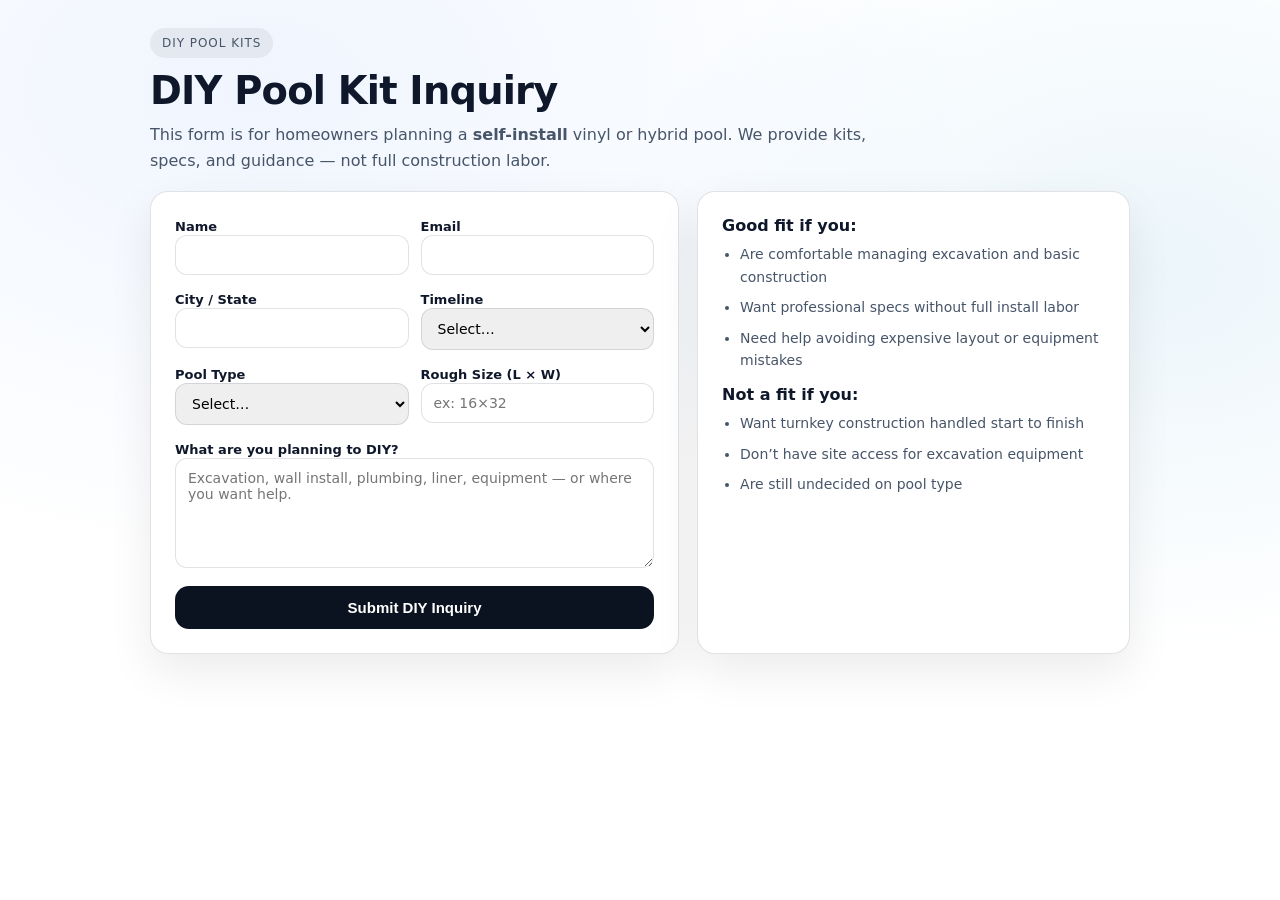
<file: diy.html>
<!doctype html>
<html lang="en">
<head>
  <meta charset="utf-8" />
  <meta name="viewport" content="width=device-width,initial-scale=1" />
  <title>DIY Pool Kit Inquiry — Urban Pools</title>

<link rel="icon" href="/favicon.ico" sizes="any">
<link rel="icon" type="image/png" sizes="32x32" href="/favicon-32x32.png">
<link rel="icon" type="image/png" sizes="16x16" href="/favicon-16x16.png">
<link rel="apple-touch-icon" href="/apple-touch-icon.png">
  <meta name="description" content="DIY vinyl pool kit inquiries for homeowners who want guidance without full install." />

  <style>
    :root{
      --bg:#ffffff;
      --ink:#0f172a;
      --muted:#475569;
      --border:rgba(15,23,42,.12);
      --card:#ffffff;
      --shadow:0 18px 45px rgba(2,6,23,.08);
      --btn:#0b1220;
      --btnInk:#ffffff;
      --pill:rgba(2,6,23,.06);
      --focus:#2563eb;
    }
    *{box-sizing:border-box}
    body{
      margin:0;
      font-family: system-ui, -apple-system, Segoe UI, Roboto, Arial, sans-serif;
      color:var(--ink);
      background:
        radial-gradient(1200px 800px at 20% 10%, rgba(59,130,246,.08), transparent 60%),
        radial-gradient(1000px 700px at 90% 30%, rgba(2,132,199,.08), transparent 55%),
        var(--bg);
      min-height:100vh;
      padding:28px;
    }
    header{
      max-width:980px;
      margin:0 auto 18px;
    }
    .badge{
      display:inline-block;
      padding:8px 12px;
      border-radius:999px;
      background:var(--pill);
      color:var(--muted);
      font-size:12px;
      letter-spacing:.08em;
      text-transform:uppercase;
    }
    h1{
      margin:12px 0 10px;
      font-size:clamp(28px,3vw,42px);
      letter-spacing:-.02em;
      line-height:1.1;
    }
    p{
      color:var(--muted);
      max-width:760px;
      line-height:1.6;
      margin:0 0 10px;
    }

    main{
      max-width:980px;
      margin:0 auto;
      display:grid;
      grid-template-columns: 1.1fr .9fr;
      gap:18px;
    }
    @media (max-width:900px){
      main{grid-template-columns:1fr}
    }

    .card{
      background:var(--card);
      border:1px solid var(--border);
      border-radius:18px;
      box-shadow:var(--shadow);
      padding:24px;
    }

    form{
      display:grid;
      gap:14px;
    }
    label{
      font-size:13px;
      font-weight:600;
    }
    input, select, textarea{
      width:100%;
      padding:11px 12px;
      border-radius:12px;
      border:1px solid var(--border);
      font-size:14px;
      font-family:inherit;
    }
    input:focus, select:focus, textarea:focus{
      outline:none;
      border-color:var(--focus);
      box-shadow:0 0 0 3px rgba(37,99,235,.12);
    }
    textarea{min-height:110px; resize:vertical}

    .row{
      display:grid;
      grid-template-columns:1fr 1fr;
      gap:12px;
    }
    @media (max-width:600px){
      .row{grid-template-columns:1fr}
    }

    button{
      appearance:none;
      background:var(--btn);
      color:var(--btnInk);
      border:none;
      border-radius:14px;
      padding:13px 16px;
      font-size:15px;
      font-weight:600;
      cursor:pointer;
    }
    button:hover{filter:brightness(1.05)}

    .aside h3{
      margin:0 0 8px;
      font-size:16px;
    }
    .aside ul{
      margin:0;
      padding-left:18px;
      color:var(--muted);
      font-size:14px;
      line-height:1.6;
    }
    .aside li{margin-bottom:8px}
  </style>
</head>

<body>

<header>
  <span class="badge">DIY Pool Kits</span>
  <h1>DIY Pool Kit Inquiry</h1>
  <p>
    This form is for homeowners planning a <strong>self-install</strong> vinyl or hybrid pool.
    We provide kits, specs, and guidance — not full construction labor.
  </p>
</header>

<main>
  <!-- FORM -->
  <section class="card">
    <form
      action="https://formspree.io/f/maqqjdyw"
      method="POST"
    >
      <div class="row">
        <div>
          <label>Name</label>
          <input name="name" required />
        </div>
        <div>
          <label>Email</label>
          <input type="email" name="email" required />
        </div>
      </div>

      <div class="row">
        <div>
          <label>City / State</label>
          <input name="location" />
        </div>
        <div>
          <label>Timeline</label>
          <select name="timeline">
            <option value="">Select…</option>
            <option>Researching</option>
            <option>Next 3–6 months</option>
            <option>This season</option>
            <option>Already started</option>
          </select>
        </div>
      </div>

      <div class="row">
        <div>
          <label>Pool Type</label>
          <select name="pool_type">
            <option value="">Select…</option>
            <option>Vinyl liner</option>
            <option>Hybrid</option>
            <option>Replacing existing pool</option>
          </select>
        </div>
        <div>
          <label>Rough Size (L × W)</label>
          <input name="size" placeholder="ex: 16×32" />
        </div>
      </div>

      <div>
        <label>What are you planning to DIY?</label>
        <textarea
          name="details"
          placeholder="Excavation, wall install, plumbing, liner, equipment — or where you want help."
        ></textarea>
      </div>

      <button type="submit">Submit DIY Inquiry</button>
    </form>
  </section>

  <!-- ASIDE -->
  <aside class="card aside">
    <h3>Good fit if you:</h3>
    <ul>
      <li>Are comfortable managing excavation and basic construction</li>
      <li>Want professional specs without full install labor</li>
      <li>Need help avoiding expensive layout or equipment mistakes</li>
    </ul>

    <h3 style="margin-top:14px;">Not a fit if you:</h3>
    <ul>
      <li>Want turnkey construction handled start to finish</li>
      <li>Don’t have site access for excavation equipment</li>
      <li>Are still undecided on pool type</li>
    </ul>
  </aside>
</main>

</body>
</html>
</file>
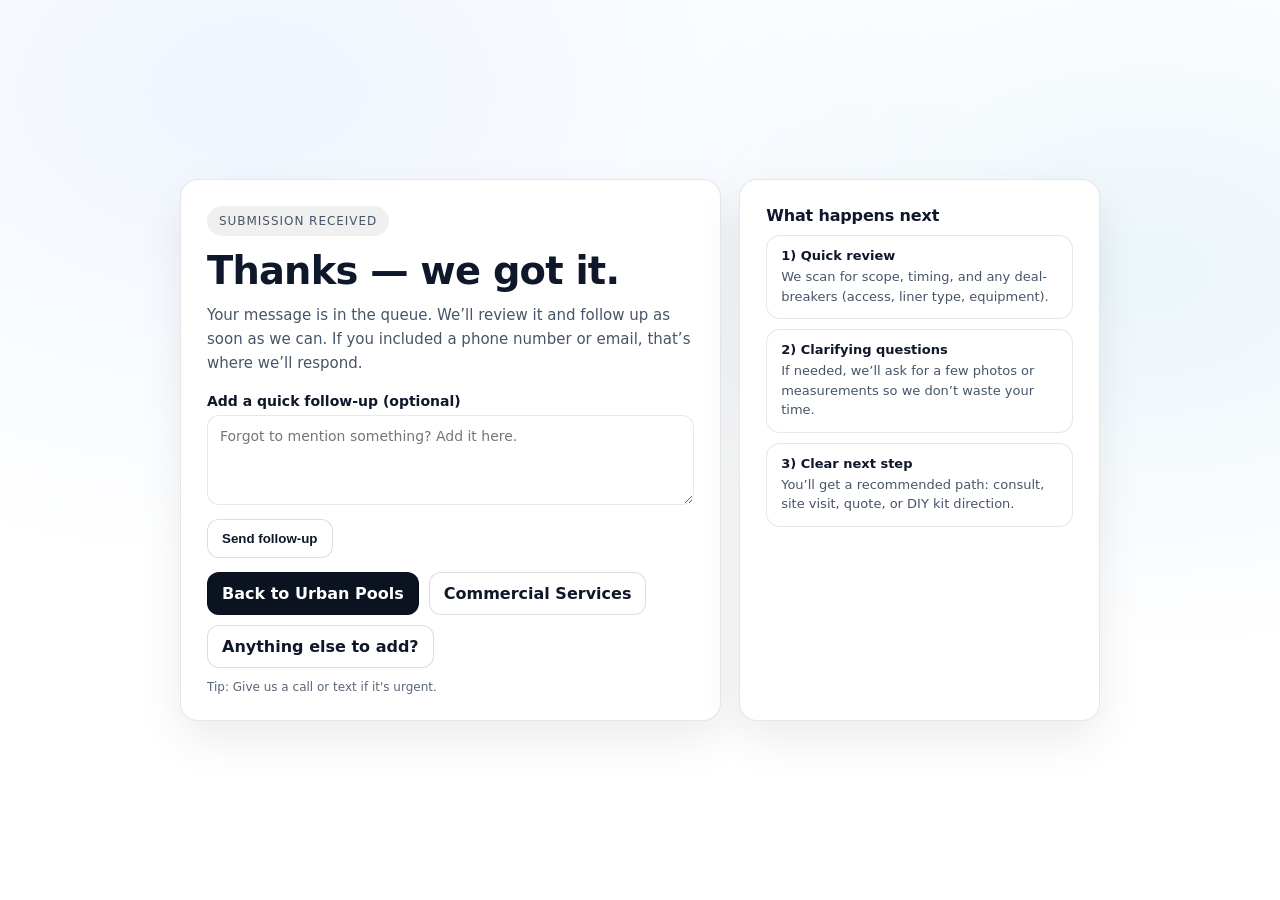
<file: thanks.html>
<!doctype html>
<html lang="en">
<head>
  <meta charset="utf-8" />
  <meta name="viewport" content="width=device-width,initial-scale=1" />
  <title>Thanks — Urban Pools</title>

<meta name="robots" content="noindex" />

<link rel="icon" href="/favicon.ico" sizes="any">
<link rel="icon" type="image/png" sizes="32x32" href="/favicon-32x32.png">
<link rel="icon" type="image/png" sizes="16x16" href="/favicon-16x16.png">
<link rel="apple-touch-icon" href="/apple-touch-icon.png">
  <meta name="robots" content="noindex" />

  <style>
    :root{
      --bg:#ffffff;
      --ink:#0f172a;        /* slate-900-ish */
      --muted:#475569;      /* slate-600-ish */
      --card:#ffffff;
      --border:rgba(15,23,42,.10);
      --shadow:0 18px 45px rgba(2,6,23,.08);
      --btn:#0b1220;        /* near-black */
      --btnInk:#ffffff;
      --pill:rgba(2,6,23,.06);
    }
    *{box-sizing:border-box}
    body{
      margin:0;
      font-family: system-ui, -apple-system, Segoe UI, Roboto, Arial, sans-serif;
      color:var(--ink);
      background: radial-gradient(1200px 800px at 20% 10%, rgba(59,130,246,.08), transparent 60%),
                  radial-gradient(1000px 700px at 90% 30%, rgba(2,132,199,.08), transparent 55%),
                  var(--bg);
      min-height:100vh;
      display:flex;
      align-items:center;
      justify-content:center;
      padding:28px;
    }
    .wrap{
      width:min(920px,100%);
      display:grid;
      grid-template-columns: 1.2fr .8fr;
      gap:18px;
    }
    @media (max-width: 860px){
      .wrap{grid-template-columns:1fr}
    }
    .card{
      background:var(--card);
      border:1px solid var(--border);
      border-radius:18px;
      box-shadow:var(--shadow);
      padding:26px;
    }
    .badge{
      display:inline-flex;
      align-items:center;
      gap:10px;
      padding:8px 12px;
      border-radius:999px;
      background:var(--pill);
      color:var(--muted);
      font-size:12px;
      letter-spacing:.08em;
      text-transform:uppercase;
    }
    h1{
      margin:14px 0 10px;
      font-size: clamp(28px, 3vw, 40px);
      line-height:1.1;
      letter-spacing:-.02em;
    }
    p{
      margin:0 0 14px;
      color:var(--muted);
      line-height:1.6;
      font-size:15px;
    }
    .actions{
      display:flex;
      flex-wrap:wrap;
      gap:10px;
      margin-top:14px;
    }
    .btn{
      appearance:none;
      border:1px solid rgba(15,23,42,.14);
      background:#fff;
      color:var(--ink);
      padding:11px 14px;
      border-radius:12px;
      font-weight:600;
      text-decoration:none;
      display:inline-flex;
      align-items:center;
      justify-content:center;
      gap:10px;
      transition: transform .08s ease, box-shadow .12s ease, background .12s ease;
    }
    .btn:hover{transform: translateY(-1px)}
    .btn.primary{
      background:var(--btn);
      color:var(--btnInk);
      border-color: rgba(0,0,0,.25);
    }
    .mini{
      margin-top:12px;
      font-size:12px;
      color:rgba(71,85,105,.9);
    }
    .aside h2{
      margin:0 0 10px;
      font-size:16px;
      letter-spacing:-.01em;
    }
    .list{
      margin:0;
      padding:0;
      list-style:none;
      display:grid;
      gap:10px;
    }
    .list li{
      border:1px solid var(--border);
      border-radius:14px;
      padding:12px 14px;
      background:#fff;
    }
    .k{
      font-weight:700;
      font-size:13px;
      margin-bottom:4px;
    }
    .v{
      color:var(--muted);
      font-size:13px;
      line-height:1.5;
    }
  </style>
</head>

<body>
  <main class="wrap">
    <section class="card">
      <div class="badge">Submission received</div>
      <h1>Thanks — we got it.</h1>
      <p>
        Your message is in the queue. We’ll review it and follow up as soon as we can.
        If you included a phone number or email, that’s where we’ll respond.
      </p>
<form
  action="https://formspree.io/f/mwvvewyq"
  method="POST"
  style="margin-top:18px"
>
  <label style="font-size:14px; font-weight:600; display:block; margin-bottom:6px;">
    Add a quick follow-up (optional)
  </label>

  <textarea
    name="followup_message"
    rows="4"
    placeholder="Forgot to mention something? Add it here."
    style="
      width:100%;
      padding:12px;
      border-radius:12px;
      border:1px solid var(--border);
      font-family:inherit;
      font-size:14px;
      resize:vertical;
    "
  ></textarea>

  <!-- Context so you know what this is -->
  <input type="hidden" name="_subject" value="Urban Pools – Follow-Up Note" />
  <input type="hidden" name="source" value="Thanks page follow-up" />

  <!-- Optional: helps correlate if they reload -->
  <input type="hidden" name="page" value="/thanks.html" />

  <button
    type="submit"
    class="btn"
    style="margin-top:10px"
  >
    Send follow-up
  </button>
</form>

      <div class="actions">
        <a class="btn primary" href="/">Back to Urban Pools</a>
        <a class="btn" href="/commercial/">Commercial Services</a>
        <a class="btn" href="/#contact">Anything else to add?</a>
      </div>

      <div class="mini">
        Tip: Give us a call or text if it's urgent.
      </div>
    </section>

    <aside class="card aside">
      <h2>What happens next</h2>
      <ul class="list">
        <li>
          <div class="k">1) Quick review</div>
          <div class="v">We scan for scope, timing, and any deal-breakers (access, liner type, equipment).</div>
        </li>
        <li>
          <div class="k">2) Clarifying questions</div>
          <div class="v">If needed, we’ll ask for a few photos or measurements so we don’t waste your time.</div>
        </li>
        <li>
          <div class="k">3) Clear next step</div>
          <div class="v">You’ll get a recommended path: consult, site visit, quote, or DIY kit direction.</div>
        </li>
      </ul>
    </aside>
  </main>
</body>
</html>
</file>
